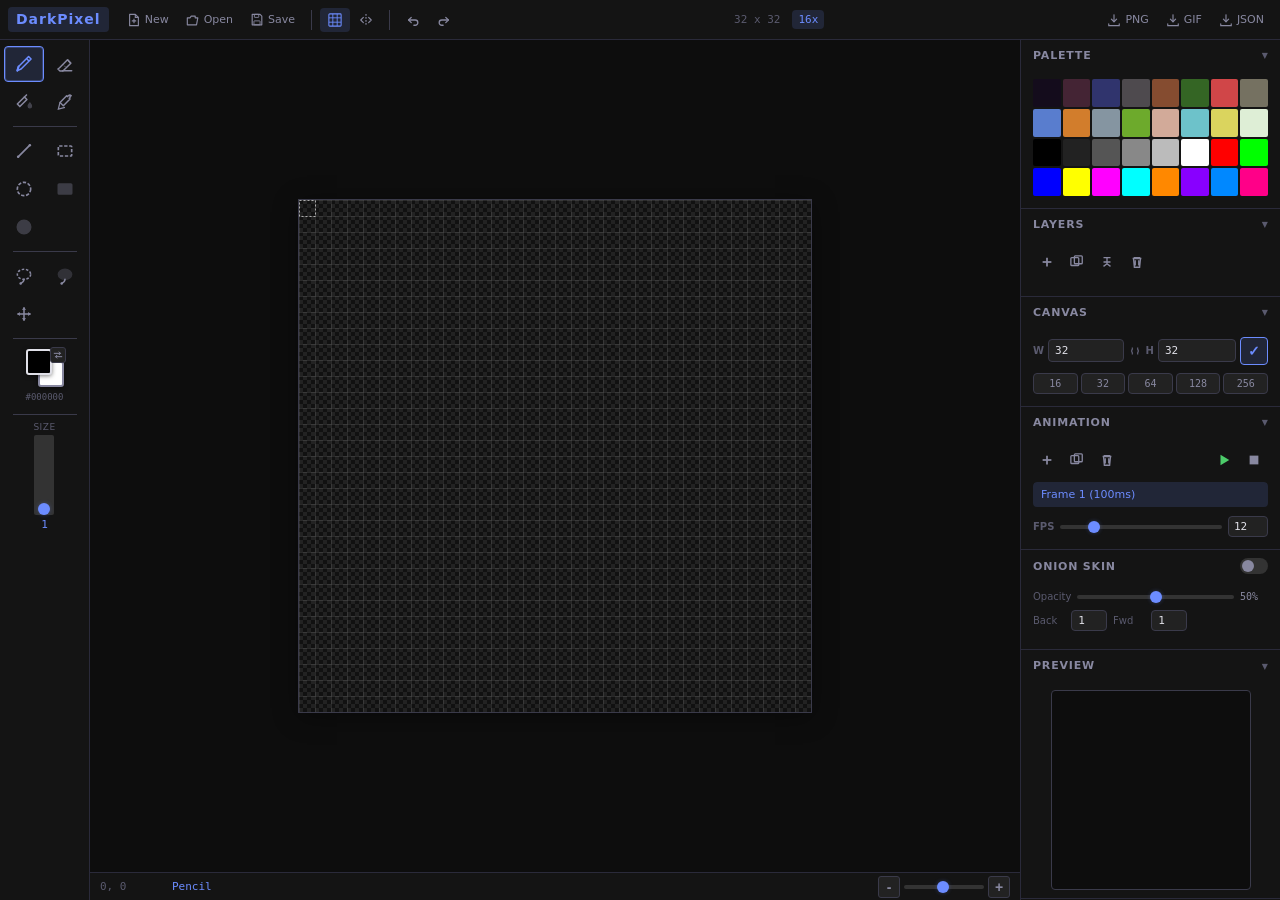
<file: index.html>
<!DOCTYPE html>
<html lang="en">
<head>
    <meta charset="UTF-8">
    <meta name="viewport" content="width=device-width, initial-scale=1.0, user-scalable=no">
    <title>DarkPixel - Pixel Art Studio</title>
    <link rel="stylesheet" href="styles.css">
</head>
<body>
    <div class="app">
        <!-- Top Menu Bar -->
        <header class="menubar">
            <div class="menubar-left">
                <span class="app-logo">DarkPixel</span>
                <div class="menu-group">
                    <button id="newProjectBtn" class="menu-btn" title="New Project (Ctrl+N)">
                        <svg viewBox="0 0 16 16" class="icon"><path d="M3 1.5h6.5L13 5v9.5H3z" fill="none" stroke="currentColor" stroke-width="1.3" stroke-linejoin="round"/><path d="M9.5 1.5V5H13" fill="none" stroke="currentColor" stroke-width="1.3"/><path d="M6 9h4M8 7v4" stroke="currentColor" stroke-width="1.3" stroke-linecap="round"/></svg>
                        <span>New</span>
                    </button>
                    <button id="openProjectBtn" class="menu-btn" title="Open Project (Ctrl+O)">
                        <svg viewBox="0 0 16 16" class="icon"><path d="M1.5 5.5h3L6 3.5h4.5V5.5h3L12 13.5H1.5z" fill="none" stroke="currentColor" stroke-width="1.3" stroke-linejoin="round"/></svg>
                        <span>Open</span>
                    </button>
                    <button id="saveProjectBtn" class="menu-btn" title="Save Project (Ctrl+S)">
                        <svg viewBox="0 0 16 16" class="icon"><path d="M2.5 1.5h9l2 2V13.5h-11z" fill="none" stroke="currentColor" stroke-width="1.3" stroke-linejoin="round"/><rect x="5" y="1.5" width="5" height="3.5" rx=".5" fill="none" stroke="currentColor" stroke-width="1"/><rect x="4.5" y="9" width="7" height="4.5" rx=".5" fill="none" stroke="currentColor" stroke-width="1"/></svg>
                        <span>Save</span>
                    </button>
                    <input type="file" id="loadProjectInput" style="display:none" accept=".pixelart,.json">
                </div>
                <div class="menu-separator"></div>
                <div class="menu-group">
                    <button id="gridToggleBtn" class="menu-btn toggle-btn active" title="Toggle Grid (G)">
                        <svg viewBox="0 0 16 16" class="icon"><rect x="1" y="1" width="14" height="14" rx="1" fill="none" stroke="currentColor" stroke-width="1.2"/><line x1="5.5" y1="1" x2="5.5" y2="15" stroke="currentColor" stroke-width="1"/><line x1="10.5" y1="1" x2="10.5" y2="15" stroke="currentColor" stroke-width="1"/><line x1="1" y1="5.5" x2="15" y2="5.5" stroke="currentColor" stroke-width="1"/><line x1="1" y1="10.5" x2="15" y2="10.5" stroke="currentColor" stroke-width="1"/></svg>
                    </button>
                    <button id="mirrorToggleBtn" class="menu-btn toggle-btn" title="Mirror Mode (M)">
                        <svg viewBox="0 0 16 16" class="icon"><line x1="8" y1="1" x2="8" y2="15" stroke="currentColor" stroke-width="1.3" stroke-dasharray="2 1.5"/><path d="M5 5L2 8l3 3" fill="none" stroke="currentColor" stroke-width="1.3" stroke-linecap="round" stroke-linejoin="round"/><path d="M11 5l3 3-3 3" fill="none" stroke="currentColor" stroke-width="1.3" stroke-linecap="round" stroke-linejoin="round"/></svg>
                    </button>
                </div>
                <div class="menu-separator"></div>
                <div class="menu-group">
                    <button id="undoBtn" class="menu-btn" title="Undo (Ctrl+Z)">
                        <svg viewBox="0 0 16 16" class="icon"><path d="M3 8h7.5a3 3 0 110 6H9" fill="none" stroke="currentColor" stroke-width="1.5" stroke-linecap="round"/><path d="M6 5L3 8l3 3" fill="none" stroke="currentColor" stroke-width="1.5" stroke-linecap="round" stroke-linejoin="round"/></svg>
                    </button>
                    <button id="redoBtn" class="menu-btn" title="Redo (Ctrl+Y)">
                        <svg viewBox="0 0 16 16" class="icon"><path d="M13 8H5.5a3 3 0 100 6H7" fill="none" stroke="currentColor" stroke-width="1.5" stroke-linecap="round"/><path d="M10 5l3 3-3 3" fill="none" stroke="currentColor" stroke-width="1.5" stroke-linecap="round" stroke-linejoin="round"/></svg>
                    </button>
                </div>
            </div>
            <div class="menubar-center">
                <span class="canvas-dimensions" id="canvasDimLabel">32 x 32</span>
                <span class="zoom-display" id="zoomDisplay">16x</span>
            </div>
            <div class="menubar-right">
                <div class="menu-group">
                    <button id="exportPNGBtn" class="menu-btn" title="Export PNG">
                        <svg viewBox="0 0 16 16" class="icon"><path d="M2 12.5v2h12v-2" fill="none" stroke="currentColor" stroke-width="1.3" stroke-linecap="round"/><path d="M8 2v8" stroke="currentColor" stroke-width="1.3" stroke-linecap="round"/><path d="M5 7l3 3 3-3" fill="none" stroke="currentColor" stroke-width="1.3" stroke-linecap="round" stroke-linejoin="round"/></svg>
                        <span>PNG</span>
                    </button>
                    <button id="exportGIFBtn" class="menu-btn" title="Export GIF">
                        <svg viewBox="0 0 16 16" class="icon"><path d="M2 12.5v2h12v-2" fill="none" stroke="currentColor" stroke-width="1.3" stroke-linecap="round"/><path d="M8 2v8" stroke="currentColor" stroke-width="1.3" stroke-linecap="round"/><path d="M5 7l3 3 3-3" fill="none" stroke="currentColor" stroke-width="1.3" stroke-linecap="round" stroke-linejoin="round"/></svg>
                        <span>GIF</span>
                    </button>
                    <button id="exportJSONBtn" class="menu-btn" title="Export Data">
                        <svg viewBox="0 0 16 16" class="icon"><path d="M2 12.5v2h12v-2" fill="none" stroke="currentColor" stroke-width="1.3" stroke-linecap="round"/><path d="M8 2v8" stroke="currentColor" stroke-width="1.3" stroke-linecap="round"/><path d="M5 7l3 3 3-3" fill="none" stroke="currentColor" stroke-width="1.3" stroke-linecap="round" stroke-linejoin="round"/></svg>
                        <span>JSON</span>
                    </button>
                </div>
            </div>
        </header>

        <!-- Main Content -->
        <div class="workspace">
            <!-- Left Toolbar - Tools -->
            <aside class="toolbar" id="toolbar">
                <div class="tool-section">
                    <button class="tool-btn active" data-tool="pencil" title="Pencil (P)">
                        <svg viewBox="0 0 24 24" class="tool-icon"><path d="M4 20l1.5-5L17.5 3l3 3L8.5 18z" fill="none" stroke="currentColor" stroke-width="1.8" stroke-linejoin="round"/><path d="M15 5.5l3 3" stroke="currentColor" stroke-width="1.8"/><path d="M4 20l1.5-5" stroke="currentColor" stroke-width="2.5" stroke-linecap="round"/></svg>
                    </button>
                    <button class="tool-btn" data-tool="eraser" title="Eraser (E)">
                        <svg viewBox="0 0 24 24" class="tool-icon"><path d="M9 20h11" stroke="currentColor" stroke-width="1.8" stroke-linecap="round"/><path d="M5.5 16.5L15 7l4 4-9.5 9.5H6l-2.5-2.5z" fill="none" stroke="currentColor" stroke-width="1.8" stroke-linejoin="round"/><path d="M15 7l4 4" stroke="currentColor" stroke-width="1.8"/><line x1="9.5" y1="12.5" x2="13.5" y2="16.5" stroke="currentColor" stroke-width="1" stroke-dasharray="1.5 1.5"/></svg>
                    </button>
                    <button class="tool-btn" data-tool="fill" title="Fill Bucket (B)">
                        <svg viewBox="0 0 24 24" class="tool-icon"><path d="M7 17.5l-3-3 8.5-8.5 3 3z" fill="none" stroke="currentColor" stroke-width="1.8" stroke-linejoin="round"/><path d="M12.5 6L15 3.5" stroke="currentColor" stroke-width="1.8" stroke-linecap="round"/><path d="M19 13c0 0 2 2.5 2 4a2 2 0 01-4 0c0-1.5 2-4 2-4z" fill="currentColor" opacity="0.4" stroke="currentColor" stroke-width="1.5" stroke-linejoin="round"/></svg>
                    </button>
                    <button class="tool-btn" data-tool="eyedropper" title="Eyedropper (I)">
                        <svg viewBox="0 0 24 24" class="tool-icon"><path d="M19.5 4.5a2.5 2.5 0 00-3.5 0l-1 1-1-1L6 12.5l4 4 8-8-1-1 1-1a2.5 2.5 0 000-2z" fill="none" stroke="currentColor" stroke-width="1.8" stroke-linejoin="round"/><path d="M6 12.5L4 20.5l8-2" fill="none" stroke="currentColor" stroke-width="1.5"/></svg>
                    </button>
                </div>
                <div class="tool-divider"></div>
                <div class="tool-section">
                    <button class="tool-btn" data-tool="line" title="Line (L)">
                        <svg viewBox="0 0 24 24" class="tool-icon"><line x1="5" y1="19" x2="19" y2="5" stroke="currentColor" stroke-width="2" stroke-linecap="round"/><circle cx="5" cy="19" r="1.5" fill="currentColor"/><circle cx="19" cy="5" r="1.5" fill="currentColor"/></svg>
                    </button>
                    <button class="tool-btn" data-tool="rect" title="Rectangle (R)">
                        <svg viewBox="0 0 24 24" class="tool-icon"><rect x="4" y="6" width="16" height="12" rx="1" fill="none" stroke="currentColor" stroke-width="2" stroke-dasharray="4 2"/></svg>
                    </button>
                    <button class="tool-btn" data-tool="circle" title="Circle (C)">
                        <svg viewBox="0 0 24 24" class="tool-icon"><circle cx="12" cy="12" r="8" fill="none" stroke="currentColor" stroke-width="2" stroke-dasharray="4 2"/></svg>
                    </button>
                    <button class="tool-btn" data-tool="rectFilled" title="Filled Rectangle (Shift+R)">
                        <svg viewBox="0 0 24 24" class="tool-icon"><rect x="4" y="6" width="16" height="12" rx="1" fill="currentColor" opacity="0.35" stroke="currentColor" stroke-width="2"/></svg>
                    </button>
                    <button class="tool-btn" data-tool="circleFilled" title="Filled Circle (Shift+C)">
                        <svg viewBox="0 0 24 24" class="tool-icon"><circle cx="12" cy="12" r="8" fill="currentColor" opacity="0.35" stroke="currentColor" stroke-width="2"/></svg>
                    </button>
                </div>
                <div class="tool-divider"></div>
                <div class="tool-section">
                    <button class="tool-btn" data-tool="lasso" title="Lasso Select (S)">
                        <svg viewBox="0 0 24 24" class="tool-icon"><ellipse cx="12" cy="10" rx="8" ry="6" fill="none" stroke="currentColor" stroke-width="1.8" stroke-dasharray="3 2"/><path d="M12 16c0 2-2 4-4 5" fill="none" stroke="currentColor" stroke-width="1.8" stroke-linecap="round"/><circle cx="8" cy="21" r="1.5" fill="currentColor"/></svg>
                    </button>
                    <button class="tool-btn" data-tool="lassoFill" title="Lasso Fill (Shift+S)">
                        <svg viewBox="0 0 24 24" class="tool-icon"><ellipse cx="12" cy="10" rx="8" ry="6" fill="currentColor" opacity="0.25" stroke="currentColor" stroke-width="1.8"/><path d="M12 16c0 2-2 4-4 5" fill="none" stroke="currentColor" stroke-width="1.8" stroke-linecap="round"/><circle cx="8" cy="21" r="1.5" fill="currentColor"/></svg>
                    </button>
                    <button class="tool-btn" data-tool="move" title="Move (V)">
                        <svg viewBox="0 0 24 24" class="tool-icon"><path d="M12 4v16M4 12h16" stroke="currentColor" stroke-width="1.8"/><path d="M12 4l-2.5 3h5zM12 20l-2.5-3h5zM4 12l3-2.5v5zM20 12l-3-2.5v5z" fill="currentColor"/></svg>
                    </button>
                </div>
                <div class="tool-divider"></div>
                <!-- Color Swatches -->
                <div class="color-area">
                    <div class="fg-bg-swatches">
                        <div class="fg-swatch" id="fgSwatch" title="Foreground Color (click to change)"></div>
                        <div class="bg-swatch" id="bgSwatch" title="Background Color (click to change)"></div>
                        <button class="swap-btn" id="swapColorsBtn" title="Swap FG/BG (X)">
                            <svg viewBox="0 0 12 12" class="icon-tiny"><path d="M1 4h8M7 2l2 2-2 2M11 8H3M5 6l-2 2 2 2" fill="none" stroke="currentColor" stroke-width="1.2"/></svg>
                        </button>
                    </div>
                    <input type="color" id="colorPicker" value="#000000" class="hidden-picker">
                    <span class="color-hex" id="colorHex">#000000</span>
                </div>
                <div class="tool-divider"></div>
                <!-- Brush Size -->
                <div class="brush-area">
                    <label class="mini-label">Size</label>
                    <input type="range" id="brushSize" min="1" max="32" value="1" class="vertical-slider">
                    <span class="brush-val" id="brushSizeLabel">1</span>
                </div>
            </aside>

            <!-- Canvas Area -->
            <div class="canvas-area">
                <div class="canvas-scroll" id="canvasScroll">
                    <canvas id="pixelCanvas"></canvas>
                </div>
                <!-- Status Bar -->
                <div class="status-bar">
                    <span id="pixelInfo">0, 0</span>
                    <span id="toolInfo">Pencil</span>
                    <div class="zoom-controls">
                        <button class="zoom-btn" id="zoomOutBtn" title="Zoom Out (-)">-</button>
                        <input type="range" id="zoomSlider" min="1" max="32" value="16" class="zoom-slider">
                        <button class="zoom-btn" id="zoomInBtn" title="Zoom In (+)">+</button>
                    </div>
                </div>
            </div>

            <!-- Right Panel -->
            <aside class="right-panel" id="rightPanel">
                <!-- Palette Panel -->
                <div class="panel" id="palettePanel">
                    <div class="panel-header" data-panel="palette">
                        <span class="panel-title">Palette</span>
                        <span class="panel-toggle">&#9660;</span>
                    </div>
                    <div class="panel-body">
                        <div class="palette-grid" id="paletteGrid"></div>
                    </div>
                </div>

                <!-- Layers Panel -->
                <div class="panel" id="layersPanel">
                    <div class="panel-header" data-panel="layers">
                        <span class="panel-title">Layers</span>
                        <span class="panel-toggle">&#9660;</span>
                    </div>
                    <div class="panel-body">
                        <div class="panel-toolbar">
                            <button id="newLayerBtn" class="icon-btn" title="New Layer">
                                <svg viewBox="0 0 16 16" class="icon"><line x1="8" y1="3" x2="8" y2="13" stroke="currentColor" stroke-width="2"/><line x1="3" y1="8" x2="13" y2="8" stroke="currentColor" stroke-width="2"/></svg>
                            </button>
                            <button id="duplicateLayerBtn" class="icon-btn" title="Duplicate Layer">
                                <svg viewBox="0 0 16 16" class="icon"><rect x="1" y="3" width="9" height="9" rx="1" fill="none" stroke="currentColor" stroke-width="1.5"/><rect x="5" y="1" width="9" height="9" rx="1" fill="none" stroke="currentColor" stroke-width="1.5"/></svg>
                            </button>
                            <button id="mergeLayerBtn" class="icon-btn" title="Merge Down">
                                <svg viewBox="0 0 16 16" class="icon"><path d="M4 3h8M4 8h8M8 3v8M4 13l4-3 4 3" fill="none" stroke="currentColor" stroke-width="1.5"/></svg>
                            </button>
                            <button id="deleteLayerBtn" class="icon-btn danger" title="Delete Layer">
                                <svg viewBox="0 0 16 16" class="icon"><path d="M3 4h10M5 4V3h6v1M6 6v6M10 6v6M4 4l1 10h6l1-10" fill="none" stroke="currentColor" stroke-width="1.5"/></svg>
                            </button>
                        </div>
                        <div id="layersList" class="layers-list"></div>
                    </div>
                </div>

                <!-- Canvas Settings Panel -->
                <div class="panel" id="canvasPanel">
                    <div class="panel-header" data-panel="canvas">
                        <span class="panel-title">Canvas</span>
                        <span class="panel-toggle">&#9660;</span>
                    </div>
                    <div class="panel-body">
                        <div class="canvas-size-row">
                            <div class="size-input">
                                <label>W</label>
                                <input type="number" id="canvasWidth" value="32" min="8" max="512">
                            </div>
                            <svg viewBox="0 0 16 16" class="link-icon"><path d="M5 4v2a3 3 0 000 4v2M11 4v2a3 3 0 010 4v2" fill="none" stroke="currentColor" stroke-width="1.5"/></svg>
                            <div class="size-input">
                                <label>H</label>
                                <input type="number" id="canvasHeight" value="32" min="8" max="512">
                            </div>
                            <button id="resizeCanvasBtn" class="apply-btn" title="Apply Size">&#10003;</button>
                        </div>
                        <div class="preset-row">
                            <button class="preset-btn" data-size="16">16</button>
                            <button class="preset-btn" data-size="32">32</button>
                            <button class="preset-btn" data-size="64">64</button>
                            <button class="preset-btn" data-size="128">128</button>
                            <button class="preset-btn" data-size="256">256</button>
                        </div>
                    </div>
                </div>

                <!-- Frames & Animation Panel -->
                <div class="panel" id="framesPanel">
                    <div class="panel-header" data-panel="frames">
                        <span class="panel-title">Animation</span>
                        <span class="panel-toggle">&#9660;</span>
                    </div>
                    <div class="panel-body">
                        <div class="panel-toolbar">
                            <button id="newFrameBtn" class="icon-btn" title="New Frame">
                                <svg viewBox="0 0 16 16" class="icon"><line x1="8" y1="3" x2="8" y2="13" stroke="currentColor" stroke-width="2"/><line x1="3" y1="8" x2="13" y2="8" stroke="currentColor" stroke-width="2"/></svg>
                            </button>
                            <button id="dupFrameBtn" class="icon-btn" title="Duplicate Frame">
                                <svg viewBox="0 0 16 16" class="icon"><rect x="1" y="3" width="9" height="9" rx="1" fill="none" stroke="currentColor" stroke-width="1.5"/><rect x="5" y="1" width="9" height="9" rx="1" fill="none" stroke="currentColor" stroke-width="1.5"/></svg>
                            </button>
                            <button id="deleteFrameBtn" class="icon-btn danger" title="Delete Frame">
                                <svg viewBox="0 0 16 16" class="icon"><path d="M3 4h10M5 4V3h6v1M6 6v6M10 6v6M4 4l1 10h6l1-10" fill="none" stroke="currentColor" stroke-width="1.5"/></svg>
                            </button>
                            <div class="toolbar-spacer"></div>
                            <button id="playAnimationBtn" class="icon-btn play-btn" title="Play Animation (Space)">
                                <svg viewBox="0 0 16 16" class="icon"><polygon points="4,2 14,8 4,14" fill="currentColor"/></svg>
                            </button>
                            <button id="stopAnimationBtn" class="icon-btn" title="Stop Animation">
                                <svg viewBox="0 0 16 16" class="icon"><rect x="3" y="3" width="10" height="10" fill="currentColor"/></svg>
                            </button>
                        </div>
                        <div id="framesList" class="frames-list"></div>
                        <div class="fps-row">
                            <label>FPS</label>
                            <input type="range" id="fpsSlider" min="1" max="60" value="12" class="fps-slider">
                            <input type="number" id="fpsInput" value="12" min="1" max="60" class="fps-num">
                        </div>
                    </div>
                </div>

                <!-- Onion Skin Panel -->
                <div class="panel" id="onionPanel">
                    <div class="panel-header" data-panel="onion">
                        <span class="panel-title">Onion Skin</span>
                        <label class="panel-switch">
                            <input type="checkbox" id="onionSkinToggle">
                            <span class="switch-slider"></span>
                        </label>
                    </div>
                    <div class="panel-body">
                        <div class="onion-row">
                            <label>Opacity</label>
                            <input type="range" id="onionSkinOpacity" min="0" max="100" value="50">
                            <span id="opacityLabel">50%</span>
                        </div>
                        <div class="onion-row">
                            <label>Back</label>
                            <input type="number" id="onionSkinBack" min="0" max="5" value="1" class="tiny-num">
                            <label>Fwd</label>
                            <input type="number" id="onionSkinForward" min="0" max="5" value="1" class="tiny-num">
                        </div>
                    </div>
                </div>

                <!-- Preview Mini -->
                <div class="panel" id="previewPanel">
                    <div class="panel-header" data-panel="preview">
                        <span class="panel-title">Preview</span>
                        <span class="panel-toggle">&#9660;</span>
                    </div>
                    <div class="panel-body preview-body">
                        <canvas id="previewCanvas" class="preview-canvas"></canvas>
                    </div>
                </div>
            </aside>
        </div>
    </div>

    <!-- Core modules -->
    <script src="core/event-bus.js"></script>
    <script src="core/color.js"></script>
    <script src="core/pixel-data.js"></script>
    <script src="core/command.js"></script>
    <script src="core/history.js"></script>

    <!-- Utilities -->
    <script src="utils.js"></script>
    <script src="config.js"></script>

    <!-- Input -->
    <script src="input/pointer-handler.js"></script>
    <script src="input/keyboard-handler.js"></script>
    <script src="input/gesture-handler.js"></script>

    <!-- Render -->
    <script src="render/compositor.js"></script>
    <script src="render/renderer.js"></script>

    <!-- Data -->
    <script src="layers.js"></script>
    <script src="frames.js"></script>

    <!-- App -->
    <script src="app.js"></script>
</body>
</html>
</file>
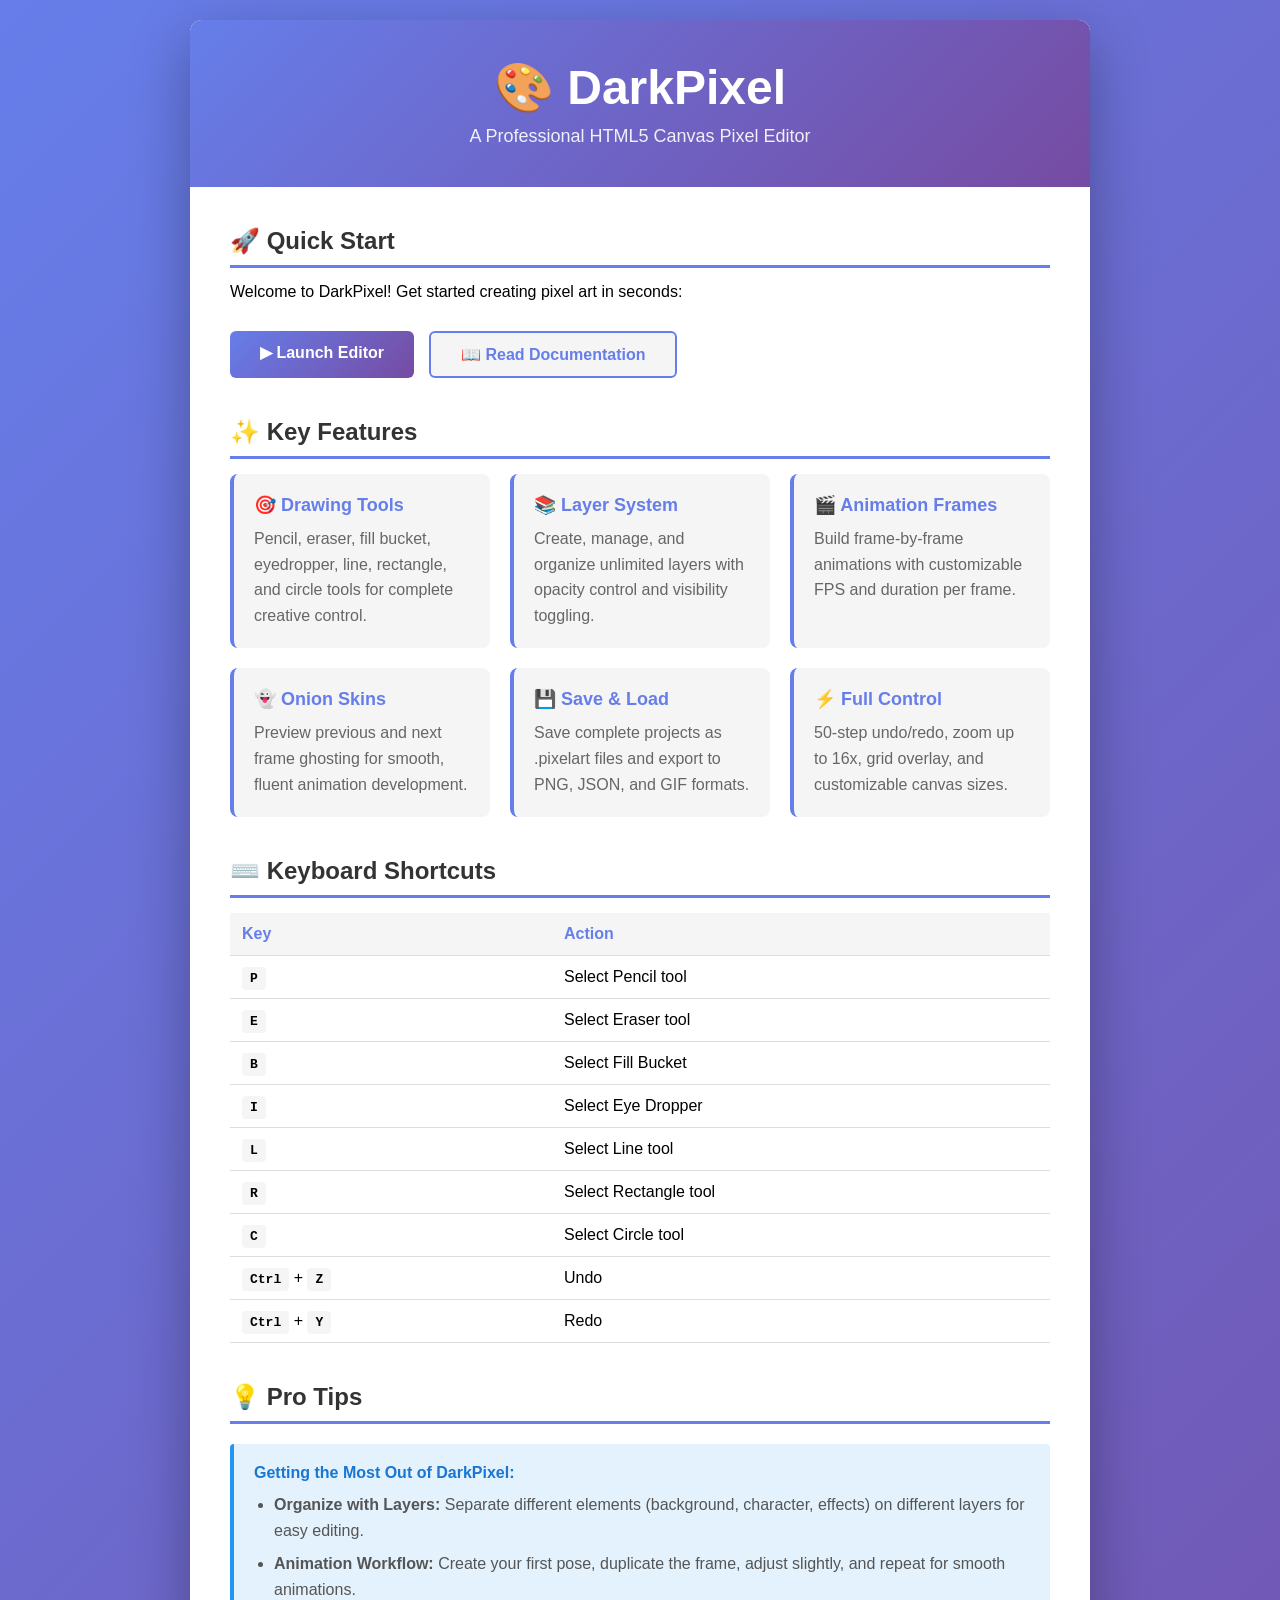
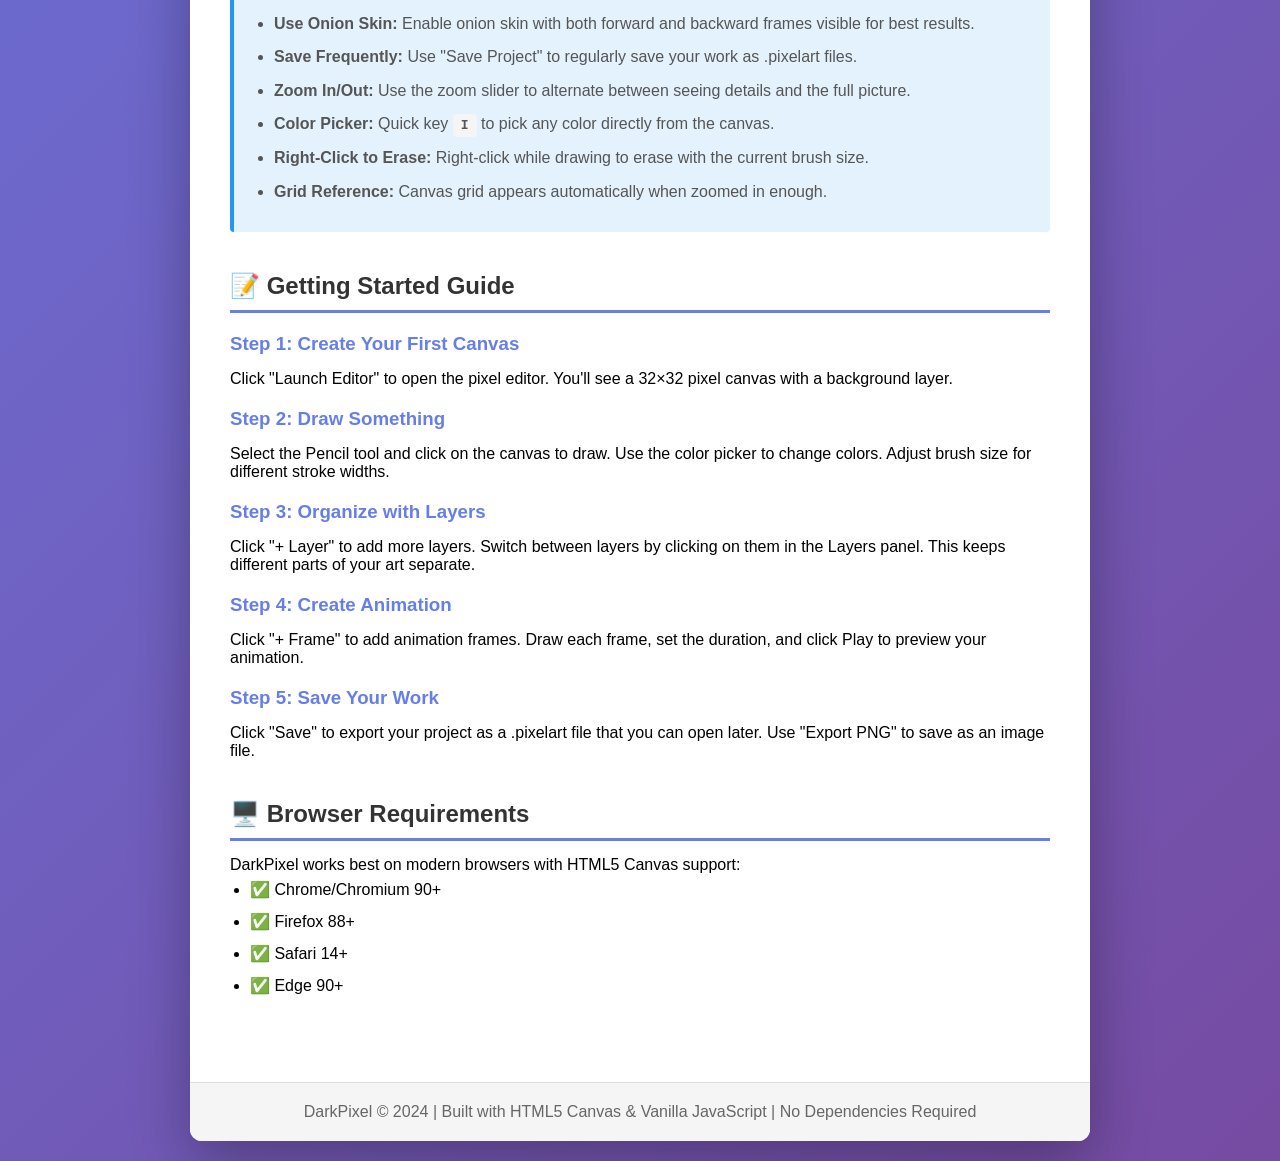
<file: index-welcome.html>
<!DOCTYPE html>
<html lang="en">
<head>
    <meta charset="UTF-8">
    <meta name="viewport" content="width=device-width, initial-scale=1.0">
    <title>DarkPixel - Get Started</title>
    <style>
        * {
            margin: 0;
            padding: 0;
            box-sizing: border-box;
        }

        body {
            font-family: 'Segoe UI', Tahoma, Geneva, Verdana, sans-serif;
            background: linear-gradient(135deg, #667eea 0%, #764ba2 100%);
            min-height: 100vh;
            display: flex;
            align-items: center;
            justify-content: center;
            padding: 20px;
        }

        .container {
            max-width: 900px;
            background: white;
            border-radius: 12px;
            box-shadow: 0 20px 60px rgba(0, 0, 0, 0.3);
            overflow: hidden;
        }

        .header {
            background: linear-gradient(135deg, #667eea 0%, #764ba2 100%);
            color: white;
            padding: 40px 20px;
            text-align: center;
        }

        .header h1 {
            font-size: 48px;
            margin-bottom: 10px;
        }

        .header p {
            font-size: 18px;
            opacity: 0.9;
        }

        .content {
            padding: 40px;
        }

        .section {
            margin-bottom: 40px;
        }

        .section h2 {
            color: #333;
            margin-bottom: 15px;
            font-size: 24px;
            border-bottom: 3px solid #667eea;
            padding-bottom: 10px;
        }

        .feature-grid {
            display: grid;
            grid-template-columns: repeat(auto-fit, minmax(250px, 1fr));
            gap: 20px;
            margin-bottom: 30px;
        }

        .feature-card {
            background: #f5f5f5;
            padding: 20px;
            border-radius: 8px;
            border-left: 4px solid #667eea;
        }

        .feature-card h3 {
            color: #667eea;
            margin-bottom: 10px;
            font-size: 18px;
        }

        .feature-card p {
            color: #666;
            line-height: 1.6;
        }

        .button-group {
            display: flex;
            gap: 15px;
            margin-top: 30px;
            flex-wrap: wrap;
        }

        .btn {
            padding: 12px 30px;
            border: none;
            border-radius: 6px;
            font-size: 16px;
            font-weight: 600;
            cursor: pointer;
            transition: all 0.3s ease;
            text-decoration: none;
            display: inline-block;
        }

        .btn-primary {
            background: linear-gradient(135deg, #667eea 0%, #764ba2 100%);
            color: white;
        }

        .btn-primary:hover {
            transform: translateY(-2px);
            box-shadow: 0 10px 20px rgba(102, 126, 234, 0.4);
        }

        .btn-secondary {
            background: #f5f5f5;
            color: #667eea;
            border: 2px solid #667eea;
        }

        .btn-secondary:hover {
            background: #667eea;
            color: white;
        }

        .shortcut-table {
            width: 100%;
            border-collapse: collapse;
            margin-top: 15px;
        }

        .shortcut-table th,
        .shortcut-table td {
            padding: 12px;
            text-align: left;
            border-bottom: 1px solid #ddd;
        }

        .shortcut-table th {
            background: #f5f5f5;
            font-weight: 600;
            color: #667eea;
        }

        .shortcut-table tr:hover {
            background: #f9f9f9;
        }

        .key {
            background: #f5f5f5;
            padding: 4px 8px;
            border-radius: 4px;
            font-family: monospace;
            font-weight: 600;
        }

        .tips {
            background: #e3f2fd;
            border-left: 4px solid #2196f3;
            padding: 20px;
            border-radius: 4px;
            margin-top: 20px;
        }

        .tips h4 {
            color: #1976d2;
            margin-bottom: 10px;
        }

        .tips ul {
            margin-left: 20px;
            color: #555;
        }

        .tips li {
            margin-bottom: 8px;
            line-height: 1.6;
        }

        footer {
            background: #f5f5f5;
            padding: 20px;
            text-align: center;
            color: #666;
            border-top: 1px solid #ddd;
        }
    </style>
</head>
<body>
    <div class="container">
        <div class="header">
            <h1>🎨 DarkPixel</h1>
            <p>A Professional HTML5 Canvas Pixel Editor</p>
        </div>

        <div class="content">
            <!-- Quick Start -->
            <div class="section">
                <h2>🚀 Quick Start</h2>
                <p>Welcome to DarkPixel! Get started creating pixel art in seconds:</p>
                <div class="button-group">
                    <a href="index.html" class="btn btn-primary">▶ Launch Editor</a>
                    <a href="README.md" class="btn btn-secondary">📖 Read Documentation</a>
                </div>
            </div>

            <!-- Features -->
            <div class="section">
                <h2>✨ Key Features</h2>
                <div class="feature-grid">
                    <div class="feature-card">
                        <h3>🎯 Drawing Tools</h3>
                        <p>Pencil, eraser, fill bucket, eyedropper, line, rectangle, and circle tools for complete creative control.</p>
                    </div>
                    <div class="feature-card">
                        <h3>📚 Layer System</h3>
                        <p>Create, manage, and organize unlimited layers with opacity control and visibility toggling.</p>
                    </div>
                    <div class="feature-card">
                        <h3>🎬 Animation Frames</h3>
                        <p>Build frame-by-frame animations with customizable FPS and duration per frame.</p>
                    </div>
                    <div class="feature-card">
                        <h3>👻 Onion Skins</h3>
                        <p>Preview previous and next frame ghosting for smooth, fluent animation development.</p>
                    </div>
                    <div class="feature-card">
                        <h3>💾 Save & Load</h3>
                        <p>Save complete projects as .pixelart files and export to PNG, JSON, and GIF formats.</p>
                    </div>
                    <div class="feature-card">
                        <h3>⚡ Full Control</h3>
                        <p>50-step undo/redo, zoom up to 16x, grid overlay, and customizable canvas sizes.</p>
                    </div>
                </div>
            </div>

            <!-- Keyboard Shortcuts -->
            <div class="section">
                <h2>⌨️ Keyboard Shortcuts</h2>
                <table class="shortcut-table">
                    <thead>
                        <tr>
                            <th>Key</th>
                            <th>Action</th>
                        </tr>
                    </thead>
                    <tbody>
                        <tr>
                            <td><span class="key">P</span></td>
                            <td>Select Pencil tool</td>
                        </tr>
                        <tr>
                            <td><span class="key">E</span></td>
                            <td>Select Eraser tool</td>
                        </tr>
                        <tr>
                            <td><span class="key">B</span></td>
                            <td>Select Fill Bucket</td>
                        </tr>
                        <tr>
                            <td><span class="key">I</span></td>
                            <td>Select Eye Dropper</td>
                        </tr>
                        <tr>
                            <td><span class="key">L</span></td>
                            <td>Select Line tool</td>
                        </tr>
                        <tr>
                            <td><span class="key">R</span></td>
                            <td>Select Rectangle tool</td>
                        </tr>
                        <tr>
                            <td><span class="key">C</span></td>
                            <td>Select Circle tool</td>
                        </tr>
                        <tr>
                            <td><span class="key">Ctrl</span> + <span class="key">Z</span></td>
                            <td>Undo</td>
                        </tr>
                        <tr>
                            <td><span class="key">Ctrl</span> + <span class="key">Y</span></td>
                            <td>Redo</td>
                        </tr>
                    </tbody>
                </table>
            </div>

            <!-- Tips -->
            <div class="section">
                <h2>💡 Pro Tips</h2>
                <div class="tips">
                    <h4>Getting the Most Out of DarkPixel:</h4>
                    <ul>
                        <li><strong>Organize with Layers:</strong> Separate different elements (background, character, effects) on different layers for easy editing.</li>
                        <li><strong>Animation Workflow:</strong> Create your first pose, duplicate the frame, adjust slightly, and repeat for smooth animations.</li>
                        <li><strong>Use Onion Skin:</strong> Enable onion skin with both forward and backward frames visible for best results.</li>
                        <li><strong>Save Frequently:</strong> Use "Save Project" to regularly save your work as .pixelart files.</li>
                        <li><strong>Zoom In/Out:</strong> Use the zoom slider to alternate between seeing details and the full picture.</li>
                        <li><strong>Color Picker:</strong> Quick key <span class="key">I</span> to pick any color directly from the canvas.</li>
                        <li><strong>Right-Click to Erase:</strong> Right-click while drawing to erase with the current brush size.</li>
                        <li><strong>Grid Reference:</strong> Canvas grid appears automatically when zoomed in enough.</li>
                    </ul>
                </div>
            </div>

            <!-- Getting Started Guide -->
            <div class="section">
                <h2>📝 Getting Started Guide</h2>
                <h3 style="color: #667eea; margin: 20px 0 15px 0;">Step 1: Create Your First Canvas</h3>
                <p>Click "Launch Editor" to open the pixel editor. You'll see a 32×32 pixel canvas with a background layer.</p>

                <h3 style="color: #667eea; margin: 20px 0 15px 0;">Step 2: Draw Something</h3>
                <p>Select the Pencil tool and click on the canvas to draw. Use the color picker to change colors. Adjust brush size for different stroke widths.</p>

                <h3 style="color: #667eea; margin: 20px 0 15px 0;">Step 3: Organize with Layers</h3>
                <p>Click "+ Layer" to add more layers. Switch between layers by clicking on them in the Layers panel. This keeps different parts of your art separate.</p>

                <h3 style="color: #667eea; margin: 20px 0 15px 0;">Step 4: Create Animation</h3>
                <p>Click "+ Frame" to add animation frames. Draw each frame, set the duration, and click Play to preview your animation.</p>

                <h3 style="color: #667eea; margin: 20px 0 15px 0;">Step 5: Save Your Work</h3>
                <p>Click "Save" to export your project as a .pixelart file that you can open later. Use "Export PNG" to save as an image file.</p>
            </div>

            <!-- Browser Support -->
            <div class="section">
                <h2>🖥️ Browser Requirements</h2>
                <p>DarkPixel works best on modern browsers with HTML5 Canvas support:</p>
                <ul style="margin-left: 20px; line-height: 2;">
                    <li>✅ Chrome/Chromium 90+</li>
                    <li>✅ Firefox 88+</li>
                    <li>✅ Safari 14+</li>
                    <li>✅ Edge 90+</li>
                </ul>
            </div>
        </div>

        <footer>
            <p>DarkPixel © 2024 | Built with HTML5 Canvas & Vanilla JavaScript | No Dependencies Required</p>
        </footer>
    </div>
</body>
</html>
</file>
<file: styles.css>
/* DarkPixel - Professional Pixel Art Studio */
*, *::before, *::after { margin: 0; padding: 0; box-sizing: border-box; }

:root {
    --bg-900: #0d0d0d;
    --bg-800: #141414;
    --bg-700: #1a1a1a;
    --bg-600: #222222;
    --bg-500: #2a2a2a;
    --bg-400: #333333;
    --bg-300: #444444;
    --surface: #1e1e2e;
    --surface-hover: #262638;
    --surface-active: #2d2d44;
    --border: #3a3a4a;
    --border-subtle: #2a2a3a;
    --text: #e0e0e8;
    --text-dim: #8888a0;
    --text-muted: #5a5a6e;
    --accent: #6c8cff;
    --accent-hover: #8aa4ff;
    --accent-dim: rgba(108, 140, 255, 0.15);
    --accent-glow: rgba(108, 140, 255, 0.3);
    --danger: #ff5c5c;
    --danger-dim: rgba(255, 92, 92, 0.15);
    --success: #4ccc6a;
    --warning: #ffb84d;
    --radius: 6px;
    --radius-sm: 4px;
    --transition: 150ms ease;
    --font: 'Inter', 'Segoe UI', system-ui, -apple-system, sans-serif;
    --font-mono: 'JetBrains Mono', 'Fira Code', 'Cascadia Code', monospace;
}

html, body { height: 100%; overflow: hidden; }
body { font-family: var(--font); background: var(--bg-900); color: var(--text); font-size: 13px; line-height: 1.4; }

/* ===== App Layout ===== */
.app { display: flex; flex-direction: column; height: 100vh; }

/* ===== Menu Bar ===== */
.menubar {
    display: flex; align-items: center; justify-content: space-between;
    height: 40px; padding: 0 8px;
    background: var(--bg-800); border-bottom: 1px solid var(--border-subtle);
    user-select: none; -webkit-user-select: none;
    flex-shrink: 0;
}
.menubar-left, .menubar-right { display: flex; align-items: center; gap: 2px; }
.menubar-center { display: flex; align-items: center; gap: 12px; }
.app-logo {
    font-weight: 800; font-size: 14px; color: var(--accent);
    background: var(--accent-dim); padding: 3px 8px; border-radius: var(--radius-sm);
    letter-spacing: 1px; margin-right: 8px;
}
.menu-group { display: flex; align-items: center; gap: 1px; }
.menu-separator { width: 1px; height: 20px; background: var(--border); margin: 0 6px; }
.menu-btn {
    display: flex; align-items: center; gap: 4px;
    background: transparent; border: none; color: var(--text-dim);
    padding: 5px 8px; border-radius: var(--radius-sm); cursor: pointer;
    font-size: 11px; font-family: var(--font); transition: all var(--transition);
}
.menu-btn:hover { background: var(--surface-hover); color: var(--text); }
.menu-btn:active { background: var(--surface-active); }
.menu-btn .icon { width: 14px; height: 14px; flex-shrink: 0; }
.toggle-btn.active { color: var(--accent); background: var(--accent-dim); }
.canvas-dimensions { font-family: var(--font-mono); font-size: 11px; color: var(--text-muted); }
.zoom-display {
    font-family: var(--font-mono); font-size: 11px; color: var(--accent);
    background: var(--accent-dim); padding: 2px 6px; border-radius: var(--radius-sm);
}

/* ===== Workspace ===== */
.workspace { display: flex; flex: 1; overflow: hidden; }

/* ===== Left Toolbar ===== */
.toolbar {
    width: 90px; background: var(--bg-800); border-right: 1px solid var(--border-subtle);
    display: flex; flex-direction: column; align-items: center; padding: 6px 4px;
    gap: 2px; overflow-y: auto; flex-shrink: 0;
}
.tool-section {
    display: grid; grid-template-columns: 1fr 1fr; gap: 2px; width: 100%;
}
.tool-divider { width: 64px; height: 1px; background: var(--border); margin: 4px 0; align-self: center; }
.tool-btn {
    width: 100%; height: 36px; display: flex; align-items: center; justify-content: center;
    background: transparent; border: 1px solid transparent; border-radius: var(--radius-sm);
    cursor: pointer; color: var(--text-dim); transition: all var(--transition);
}
.tool-btn:hover { background: var(--surface-hover); color: var(--text); border-color: var(--border); }
.tool-btn.active {
    background: var(--accent-dim); color: var(--accent); border-color: var(--accent);
    box-shadow: inset 0 0 0 1px var(--accent-glow);
}
.tool-icon { width: 20px; height: 20px; }

/* Color Area */
.color-area { display: flex; flex-direction: column; align-items: center; gap: 4px; padding: 4px 0; }
.fg-bg-swatches { position: relative; width: 38px; height: 38px; }
.fg-swatch {
    position: absolute; top: 0; left: 0; width: 26px; height: 26px;
    border: 2px solid var(--text); border-radius: 3px; cursor: pointer; z-index: 2;
    background: #000; box-shadow: 0 1px 4px rgba(0,0,0,0.5);
}
.bg-swatch {
    position: absolute; bottom: 0; right: 0; width: 26px; height: 26px;
    border: 2px solid var(--text-dim); border-radius: 3px; cursor: pointer; z-index: 1;
    background: #fff; box-shadow: 0 1px 4px rgba(0,0,0,0.5);
}
.swap-btn {
    position: absolute; top: -2px; right: -2px; z-index: 3;
    width: 16px; height: 16px; padding: 0;
    background: var(--bg-600); border: 1px solid var(--border); border-radius: 3px;
    cursor: pointer; display: flex; align-items: center; justify-content: center;
    color: var(--text-dim);
}
.swap-btn:hover { color: var(--text); background: var(--bg-400); }
.icon-tiny { width: 10px; height: 10px; }
.hidden-picker { position: absolute; opacity: 0; width: 0; height: 0; pointer-events: none; }
.color-hex { font-family: var(--font-mono); font-size: 9px; color: var(--text-muted); }

/* Brush Area */
.brush-area { display: flex; flex-direction: column; align-items: center; gap: 2px; }
.mini-label { font-size: 9px; color: var(--text-muted); text-transform: uppercase; letter-spacing: 0.5px; }
.brush-val { font-family: var(--font-mono); font-size: 11px; color: var(--accent); }
.vertical-slider { writing-mode: vertical-lr; direction: rtl; width: 20px; height: 80px; }

/* ===== Canvas Area ===== */
.canvas-area {
    flex: 1; display: flex; flex-direction: column;
    background: var(--bg-900); overflow: hidden; position: relative;
}
.canvas-scroll {
    flex: 1; display: flex; align-items: center; justify-content: center;
    overflow: auto; position: relative;
}
#pixelCanvas {
    image-rendering: pixelated; image-rendering: crisp-edges;
    cursor: crosshair; touch-action: none;
    box-shadow: 0 0 0 1px var(--border), 0 4px 24px rgba(0,0,0,0.4);
}

/* Status Bar */
.status-bar {
    display: flex; align-items: center; gap: 12px;
    height: 28px; padding: 0 10px;
    background: var(--bg-800); border-top: 1px solid var(--border-subtle);
    font-size: 11px; font-family: var(--font-mono); color: var(--text-muted);
    flex-shrink: 0;
}
.status-bar #pixelInfo { min-width: 60px; }
.status-bar #toolInfo { color: var(--accent); }
.zoom-controls { margin-left: auto; display: flex; align-items: center; gap: 4px; }
.zoom-btn {
    width: 22px; height: 22px; display: flex; align-items: center; justify-content: center;
    background: var(--bg-600); border: 1px solid var(--border); border-radius: 3px;
    color: var(--text-dim); cursor: pointer; font-size: 14px; font-weight: bold;
}
.zoom-btn:hover { background: var(--bg-400); color: var(--text); }
.zoom-slider { width: 80px; height: 4px; }

/* ===== Right Panel ===== */
.right-panel {
    width: 260px; background: var(--bg-800); border-left: 1px solid var(--border-subtle);
    overflow-y: auto; flex-shrink: 0; display: flex; flex-direction: column;
}
.panel { border-bottom: 1px solid var(--border-subtle); }
.panel-header {
    display: flex; align-items: center; justify-content: space-between;
    padding: 8px 12px; cursor: pointer; user-select: none; -webkit-user-select: none;
    transition: background var(--transition);
}
.panel-header:hover { background: var(--surface-hover); }
.panel-title { font-size: 11px; font-weight: 600; text-transform: uppercase; letter-spacing: 0.8px; color: var(--text-dim); }
.panel-toggle { font-size: 8px; color: var(--text-muted); transition: transform var(--transition); }
.panel.collapsed .panel-body { display: none; }
.panel.collapsed .panel-toggle { transform: rotate(-90deg); }
.panel-body { padding: 8px 12px 12px; }

/* Panel Toolbar */
.panel-toolbar { display: flex; gap: 2px; margin-bottom: 8px; }
.toolbar-spacer { flex: 1; }
.icon-btn {
    width: 28px; height: 28px; display: flex; align-items: center; justify-content: center;
    background: transparent; border: 1px solid transparent; border-radius: var(--radius-sm);
    color: var(--text-dim); cursor: pointer; transition: all var(--transition);
}
.icon-btn:hover { background: var(--surface-hover); color: var(--text); border-color: var(--border); }
.icon-btn.danger:hover { background: var(--danger-dim); color: var(--danger); border-color: var(--danger); }
.icon-btn.play-btn { color: var(--success); }
.icon-btn .icon { width: 14px; height: 14px; }

/* Palette Grid */
.palette-grid {
    display: grid; grid-template-columns: repeat(8, 1fr); gap: 2px;
}
.palette-swatch {
    aspect-ratio: 1; border-radius: 2px; cursor: pointer;
    border: 1px solid transparent; transition: all 80ms ease;
}
.palette-swatch:hover { border-color: var(--text); transform: scale(1.15); z-index: 1; }
.palette-swatch.active { border-color: var(--accent); box-shadow: 0 0 0 1px var(--accent); }

/* Layers List */
.layers-list { max-height: 180px; overflow-y: auto; border-radius: var(--radius-sm); }
.layer-item {
    display: flex; align-items: center; gap: 6px;
    padding: 6px 8px; cursor: pointer;
    border-radius: var(--radius-sm); margin-bottom: 1px;
    transition: background var(--transition);
}
.layer-item:hover { background: var(--surface-hover); }
.layer-item.active { background: var(--accent-dim); }
.layer-visibility {
    width: 20px; height: 20px; display: flex; align-items: center; justify-content: center;
    font-size: 12px; cursor: pointer; border-radius: 3px; flex-shrink: 0;
}
.layer-visibility:hover { background: var(--bg-400); }
.layer-name { flex: 1; font-size: 11px; overflow: hidden; text-overflow: ellipsis; white-space: nowrap; }
.layer-opacity-mini {
    width: 40px; height: 3px; appearance: none; -webkit-appearance: none;
    background: var(--bg-400); border-radius: 2px; cursor: pointer;
}
.layer-opacity-mini::-webkit-slider-thumb {
    appearance: none; -webkit-appearance: none;
    width: 8px; height: 8px; border-radius: 50%; background: var(--accent); cursor: pointer;
}
.layer-blend-mini {
    font-size: 9px; color: var(--text-muted); background: transparent; border: none;
    cursor: pointer; padding: 1px 2px;
}

/* Frames List */
.frames-list { max-height: 120px; overflow-y: auto; border-radius: var(--radius-sm); }
.frame-item {
    display: flex; align-items: center; gap: 6px;
    padding: 5px 8px; cursor: pointer;
    border-radius: var(--radius-sm); margin-bottom: 1px;
    transition: background var(--transition); font-size: 11px;
}
.frame-item:hover { background: var(--surface-hover); }
.frame-item.active { background: var(--accent-dim); color: var(--accent); }
.frame-name { flex: 1; overflow: hidden; text-overflow: ellipsis; white-space: nowrap; }
.frame-duration { font-family: var(--font-mono); font-size: 10px; color: var(--text-muted); }

/* Canvas Size */
.canvas-size-row { display: flex; align-items: center; gap: 4px; margin-bottom: 8px; }
.size-input { display: flex; align-items: center; gap: 4px; flex: 1; }
.size-input label { font-size: 10px; color: var(--text-muted); font-weight: 600; }
.size-input input {
    width: 100%; padding: 4px 6px; font-size: 11px; font-family: var(--font-mono);
    background: var(--bg-600); border: 1px solid var(--border); border-radius: var(--radius-sm);
    color: var(--text); outline: none;
}
.size-input input:focus { border-color: var(--accent); }
.link-icon { width: 14px; height: 14px; color: var(--text-muted); flex-shrink: 0; }
.apply-btn {
    width: 28px; height: 28px; display: flex; align-items: center; justify-content: center;
    background: var(--accent-dim); border: 1px solid var(--accent); border-radius: var(--radius-sm);
    color: var(--accent); cursor: pointer; font-size: 14px; font-weight: bold;
}
.apply-btn:hover { background: var(--accent); color: white; }

/* Presets */
.preset-row { display: flex; gap: 3px; }
.preset-btn {
    flex: 1; padding: 4px 0; font-size: 10px; font-family: var(--font-mono);
    background: var(--bg-600); border: 1px solid var(--border); border-radius: var(--radius-sm);
    color: var(--text-dim); cursor: pointer; transition: all var(--transition);
}
.preset-btn:hover { background: var(--accent-dim); color: var(--accent); border-color: var(--accent); }

/* FPS */
.fps-row { display: flex; align-items: center; gap: 6px; margin-top: 8px; }
.fps-row label { font-size: 10px; color: var(--text-muted); font-weight: 600; }
.fps-slider { flex: 1; height: 4px; }
.fps-num {
    width: 40px; padding: 3px 4px; font-size: 11px; font-family: var(--font-mono);
    background: var(--bg-600); border: 1px solid var(--border); border-radius: var(--radius-sm);
    color: var(--text); text-align: center; outline: none;
}
.fps-num:focus { border-color: var(--accent); }

/* Onion Skin */
.onion-row { display: flex; align-items: center; gap: 6px; margin-bottom: 6px; }
.onion-row label { font-size: 10px; color: var(--text-muted); min-width: 32px; }
.onion-row input[type="range"] { flex: 1; height: 4px; }
.onion-row span { font-size: 10px; font-family: var(--font-mono); color: var(--text-dim); min-width: 28px; }
.tiny-num {
    width: 36px; padding: 3px; font-size: 11px; font-family: var(--font-mono);
    background: var(--bg-600); border: 1px solid var(--border); border-radius: var(--radius-sm);
    color: var(--text); text-align: center; outline: none;
}
.tiny-num:focus { border-color: var(--accent); }

/* Toggle Switch */
.panel-switch { position: relative; display: inline-block; width: 28px; height: 16px; }
.panel-switch input { opacity: 0; width: 0; height: 0; }
.switch-slider {
    position: absolute; cursor: pointer; inset: 0;
    background: var(--bg-400); border-radius: 8px; transition: var(--transition);
}
.switch-slider::before {
    content: ""; position: absolute;
    height: 12px; width: 12px; left: 2px; bottom: 2px;
    background: var(--text-dim); border-radius: 50%; transition: var(--transition);
}
.panel-switch input:checked + .switch-slider { background: var(--accent); }
.panel-switch input:checked + .switch-slider::before { transform: translateX(12px); background: white; }

/* Preview */
.preview-body { display: flex; justify-content: center; padding: 8px 12px; }
.preview-canvas {
    width: 100%; max-width: 200px; aspect-ratio: 1;
    image-rendering: pixelated; image-rendering: crisp-edges;
    background: var(--bg-900); border: 1px solid var(--border); border-radius: var(--radius-sm);
}

/* ===== Range Inputs ===== */
input[type="range"] {
    -webkit-appearance: none; appearance: none;
    background: var(--bg-400); border-radius: 2px; outline: none; cursor: pointer;
}
input[type="range"]::-webkit-slider-thumb {
    -webkit-appearance: none; appearance: none;
    width: 12px; height: 12px; border-radius: 50%;
    background: var(--accent); cursor: pointer; border: none;
    box-shadow: 0 0 4px rgba(108,140,255,0.3);
}
input[type="range"]::-moz-range-thumb {
    width: 12px; height: 12px; border-radius: 50%;
    background: var(--accent); cursor: pointer; border: none;
}

/* ===== Scrollbars ===== */
::-webkit-scrollbar { width: 6px; height: 6px; }
::-webkit-scrollbar-track { background: transparent; }
::-webkit-scrollbar-thumb { background: var(--bg-400); border-radius: 3px; }
::-webkit-scrollbar-thumb:hover { background: var(--bg-300); }

/* ===== Responsive ===== */

/* Tablet (768-1024px) — larger tap targets */
@media (max-width: 1024px) {
    .menu-btn { padding: 8px 10px; font-size: 12px; min-height: 36px; }
    .menu-btn .icon { width: 18px; height: 18px; }
    .tool-btn { height: 42px; }
    .tool-icon { width: 24px; height: 24px; }
    .icon-btn { width: 36px; height: 36px; }
    .icon-btn .icon { width: 18px; height: 18px; }
    .toolbar { width: 100px; padding: 8px 5px; }
    .zoom-btn { width: 28px; height: 28px; font-size: 16px; }
    .preset-btn { padding: 6px 0; font-size: 11px; }
    .apply-btn { width: 36px; height: 36px; font-size: 16px; }
    .fg-swatch, .bg-swatch { width: 30px; height: 30px; }
    .fg-bg-swatches { width: 44px; height: 44px; }
    .swap-btn { width: 18px; height: 18px; }
}

@media (max-width: 900px) {
    .right-panel { width: 220px; }
    .menu-btn span { display: none; }
}

@media (max-width: 640px) {
    .workspace { flex-direction: column; }
    .toolbar { flex-direction: row; width: 100%; height: 54px; overflow-x: auto; overflow-y: hidden; border-right: none; border-bottom: 1px solid var(--border-subtle); }
    .tool-section { display: flex; grid-template-columns: none; flex-direction: row; }
    .tool-divider { width: 1px; height: 36px; margin: 0 4px; }
    .tool-btn { width: 44px; height: 44px; }
    .right-panel { width: 100%; max-height: 40vh; flex-direction: row; flex-wrap: wrap; }
    .right-panel .panel { flex: 1; min-width: 200px; }
    .brush-area { flex-direction: row; }
    .vertical-slider { writing-mode: horizontal-tb; direction: ltr; width: 60px; height: 20px; }
    .color-area { flex-direction: row; }
    .menubar { height: 44px; }
    .menu-btn { padding: 8px 6px; min-height: 38px; }
}
</file>
